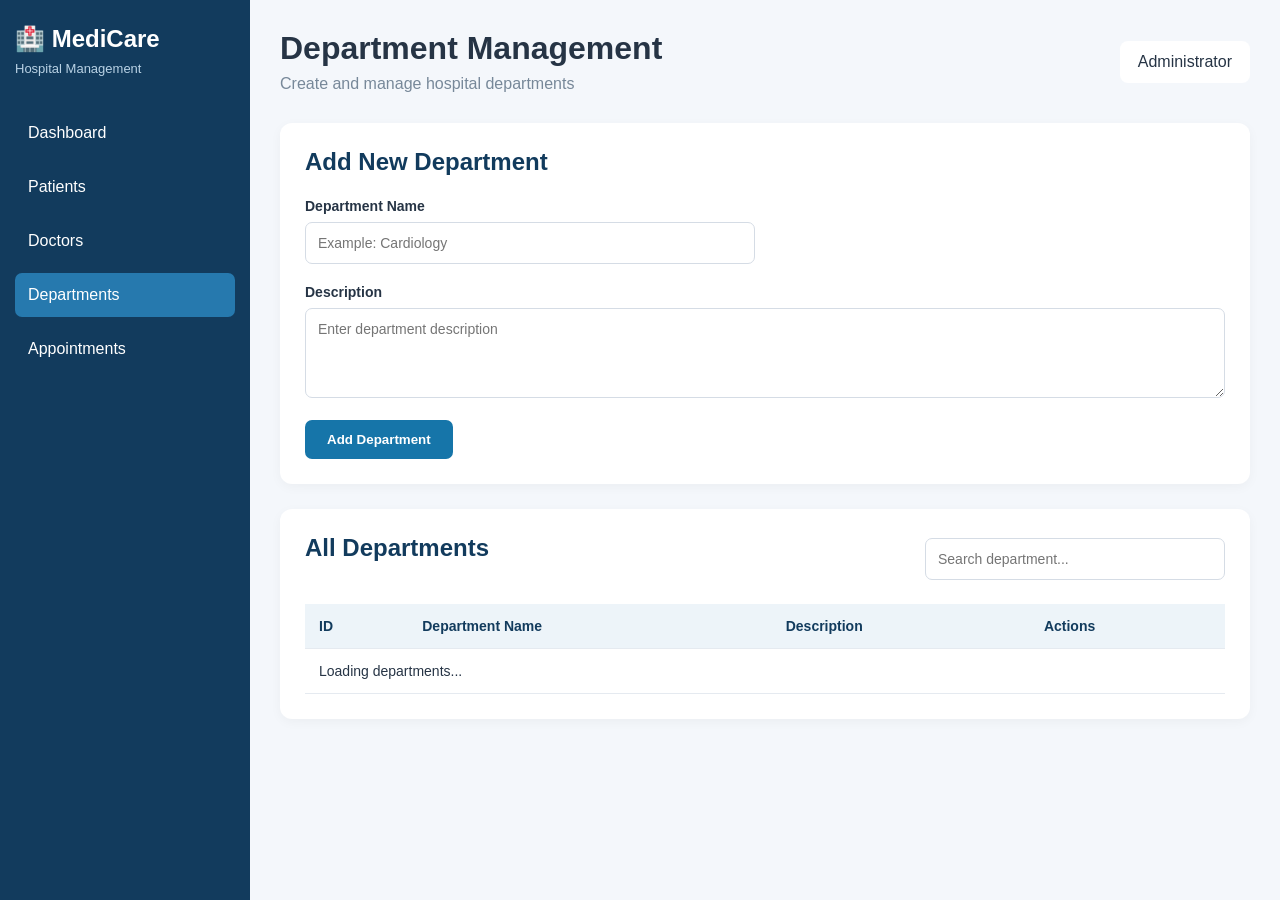
<file: src/main/resources/static/departments.html>
<!DOCTYPE html>
<html lang="en">
<head>
    <meta charset="UTF-8">
    <meta name="viewport" content="width=device-width, initial-scale=1.0">
    <title>Department Management | MediCare</title>
    <link rel="stylesheet" href="css/style.css">
</head>
<body>

<div class="layout">

    <!-- Sidebar -->
    <aside class="sidebar">
        <h2>🏥 MediCare</h2>
        <p class="subtitle">Hospital Management</p>

        <nav>
            <a href="index.html">Dashboard</a>
            <a href="patients.html">Patients</a>
            <a href="doctors.html">Doctors</a>
            <a href="departments.html" class="active">Departments</a>
            <a href="appointments.html">Appointments</a>
        </nav>
    </aside>

    <!-- Main Content -->
    <main class="main-content">

        <header class="topbar">
            <div>
                <h1>Department Management</h1>
                <p>Create and manage hospital departments</p>
            </div>
            <div class="admin">Administrator</div>
        </header>

        <!-- Department Form -->
        <section class="patient-form-card">

            <h2 id="departmentFormTitle">Add New Department</h2>

            <form id="departmentForm">

                <input type="hidden" id="departmentId">

                <div class="form-grid">

                    <div class="form-group">
                        <label for="departmentName">Department Name</label>
                        <input
                            type="text"
                            id="departmentName"
                            placeholder="Example: Cardiology"
                            maxlength="100"
                            required>
                    </div>

                    <div class="form-group full-width">
                        <label for="description">Description</label>
                        <textarea
                            id="description"
                            rows="4"
                            placeholder="Enter department description"
                            required></textarea>
                    </div>

                </div>

                <div class="form-buttons">

                    <button type="submit" id="departmentSubmitBtn">
                        Add Department
                    </button>

                    <button
                        type="button"
                        id="departmentCancelBtn"
                        class="cancel-btn"
                        hidden>
                        Cancel Edit
                    </button>

                </div>

            </form>

        </section>

        <!-- Department List -->
        <section class="patient-list-card">

            <div class="list-header">
                <h2>All Departments</h2>

                <input
                    type="search"
                    id="searchDepartment"
                    placeholder="Search department...">
            </div>

            <div class="table-container">

                <table>
                    <thead>
                        <tr>
                            <th>ID</th>
                            <th>Department Name</th>
                            <th>Description</th>
                            <th>Actions</th>
                        </tr>
                    </thead>

                    <tbody id="departmentTableBody">
                        <tr>
                            <td colspan="4">Loading departments...</td>
                        </tr>
                    </tbody>
                </table>

            </div>

        </section>

    </main>
</div>

<script src="js/departments.js"></script>

</body>
</html>
</file>
<file: src/main/resources/static/css/style.css>
* {
    margin: 0;
    padding: 0;
    box-sizing: border-box;
    font-family: Arial, sans-serif;
}

body {
    background: #f4f7fb;
    color: #263445;
}

.layout {
    display: flex;
    min-height: 100vh;
}

/* Sidebar */

.sidebar {
    width: 250px;
    background: #123b5d;
    color: white;
    padding: 25px 15px;
}

.sidebar h2 {
    margin-bottom: 8px;
}

.subtitle {
    color: #b9d2e5;
    font-size: 13px;
    margin-bottom: 35px;
}

.sidebar nav {
    display: flex;
    flex-direction: column;
    gap: 10px;
}

.sidebar nav a {
    color: white;
    text-decoration: none;
    padding: 13px;
    border-radius: 7px;
}

.sidebar nav a:hover,
.sidebar nav a.active {
    background: #2679ae;
}

/* Main content */

.main-content {
    flex: 1;
    min-width: 0;
    padding: 30px;
}

.topbar {
    display: flex;
    justify-content: space-between;
    align-items: center;
    margin-bottom: 30px;
}

.topbar p {
    color: #778899;
    margin-top: 8px;
}

.admin {
    background: white;
    padding: 12px 18px;
    border-radius: 8px;
}

/* Statistics */

.stats {
    display: grid;
    grid-template-columns: repeat(4, 1fr);
    gap: 20px;
    margin-bottom: 25px;
}

.stat-card {
    background: white;
    padding: 25px;
    border-radius: 12px;
    box-shadow: 0 3px 12px #0000000a;
}

.stat-card h3 {
    color: #718096;
    font-size: 15px;
}

.stat-card h2 {
    color: #1675a9;
    font-size: 30px;
    margin-top: 15px;
}

/* Welcome */

.welcome-card {
    background: #1675a9;
    color: white;
    padding: 30px;
    border-radius: 12px;
    margin-bottom: 30px;
}

.welcome-card p {
    margin-top: 12px;
    line-height: 1.6;
}

/* Quick actions */

.quick-actions h2 {
    margin-bottom: 20px;
}

.action-grid {
    display: grid;
    grid-template-columns: repeat(2, 1fr);
    gap: 15px;
}

.action-grid a {
    background: white;
    padding: 22px;
    border-radius: 10px;
    text-decoration: none;
    color: #1675a9;
    font-weight: bold;
}

.action-grid a:hover {
    background: #eaf5fc;
}

/* Responsive design */

@media (max-width: 900px) {
    .stats {
        grid-template-columns: repeat(2, 1fr);
    }
}

@media (max-width: 600px) {
    .layout {
        flex-direction: column;
    }

    .sidebar {
        width: 100%;
    }

    .stats,
    .action-grid {
        grid-template-columns: 1fr;
    }

    .main-content {
        padding: 18px;
    }
}

/* Patient Management */

.patient-form-card,
.patient-list-card {
    background: white;
    padding: 25px;
    border-radius: 12px;
    margin-bottom: 25px;
    box-shadow: 0 3px 12px #0000000a;
}

.patient-form-card h2,
.patient-list-card h2 {
    margin-bottom: 22px;
    color: #123b5d;
}

.form-grid {
    display: grid;
    grid-template-columns: repeat(2, 1fr);
    gap: 20px;
}

.form-group {
    display: flex;
    flex-direction: column;
    gap: 8px;
}

.form-group label {
    font-weight: bold;
    font-size: 14px;
}

.form-group input,
.form-group select,
.form-group textarea,
.list-header input {
    width: 100%;
    padding: 12px;
    border: 1px solid #d5dce5;
    border-radius: 7px;
    font-size: 14px;
    outline: none;
}

.form-group input:focus,
.form-group select:focus,
.form-group textarea:focus,
.list-header input:focus {
    border-color: #1675a9;
}

.full-width {
    grid-column: 1 / -1;
}

.form-buttons {
    display: flex;
    gap: 12px;
    margin-top: 22px;
}

.form-buttons button {
    background: #1675a9;
    color: white;
    padding: 12px 22px;
    border: none;
    border-radius: 7px;
    cursor: pointer;
    font-weight: bold;
}

.form-buttons .cancel-btn {
    background: #718096;
}

/* Patient table */

.list-header {
    display: flex;
    justify-content: space-between;
    align-items: center;
    gap: 15px;
    margin-bottom: 20px;
}

.list-header input {
    max-width: 300px;
}

.table-container {
    width: 100%;
    overflow-x: auto;
}

table {
    width: 100%;
    border-collapse: collapse;
    min-width: 700px;
}

th, td {
    padding: 14px;
    text-align: left;
    border-bottom: 1px solid #e5eaf0;
    font-size: 14px;
}

th {
    background: #edf4f9;
    color: #123b5d;
}

.action-btn {
    border: none;
    padding: 8px 12px;
    margin: 3px;
    border-radius: 5px;
    cursor: pointer;
    color: white;
}

.edit-btn {
    background: #1675a9;
}

.delete-btn {
    background: #dc4545;
}

@media (max-width: 600px) {
    .form-grid {
        grid-template-columns: 1fr;
    }

    .full-width {
        grid-column: auto;
    }

    .list-header {
        align-items: stretch;
        flex-direction: column;
    }

    .list-header input {
        max-width: 100%;
    }
}

/* Doctor Management */

#doctorForm .form-group input,
#doctorForm .form-group select {
    background: #fff;
}

#doctorForm .form-buttons button {
    min-width: 120px;
}

#doctorTableBody td {
    vertical-align: middle;
}

#doctorTableBody .action-btn {
    white-space: nowrap;
}

@media (max-width: 600px) {
    #doctorForm .form-grid {
        grid-template-columns: 1fr;
    }
}

/* Department Management */

#departmentForm .form-group textarea {
    width: 100%;
    padding: 12px;
    border: 1px solid #d5dce5;
    border-radius: 7px;
    font-size: 14px;
    font-family: Arial, sans-serif;
    resize: vertical;
}

#departmentForm .form-group textarea:focus {
    border-color: #1675a9;
    outline: none;
}

#departmentTableBody td {
    vertical-align: middle;
}

#departmentTableBody .action-btn {
    white-space: nowrap;
}

@media (max-width: 600px) {
    #departmentForm .form-grid {
        grid-template-columns: 1fr;
    }

    #departmentForm .full-width {
        grid-column: auto;
    }
}

/* Appointment Management */

#appointmentForm .form-group textarea {
    width: 100%;
    padding: 12px;
    border: 1px solid #d5dce5;
    border-radius: 7px;
    font-family: Arial, sans-serif;
    font-size: 14px;
    resize: vertical;
}

#appointmentForm .form-group textarea:focus {
    border-color: #1675a9;
    outline: none;
}

#appointmentForm .form-group select {
    width: 100%;
}

#appointmentTableBody td {
    vertical-align: middle;
}

#appointmentTableBody .action-btn {
    margin: 3px;
    white-space: nowrap;
}

.status-booked {
    color: #1675a9;
    font-weight: bold;
}

.status-cancelled {
    color: #d04444;
    font-weight: bold;
}

.status-completed {
    color: #21834a;
    font-weight: bold;
}

@media (max-width: 600px) {
    #appointmentForm .form-grid {
        grid-template-columns: 1fr;
    }

    #appointmentForm .full-width {
        grid-column: auto;
    }
}
</file>
